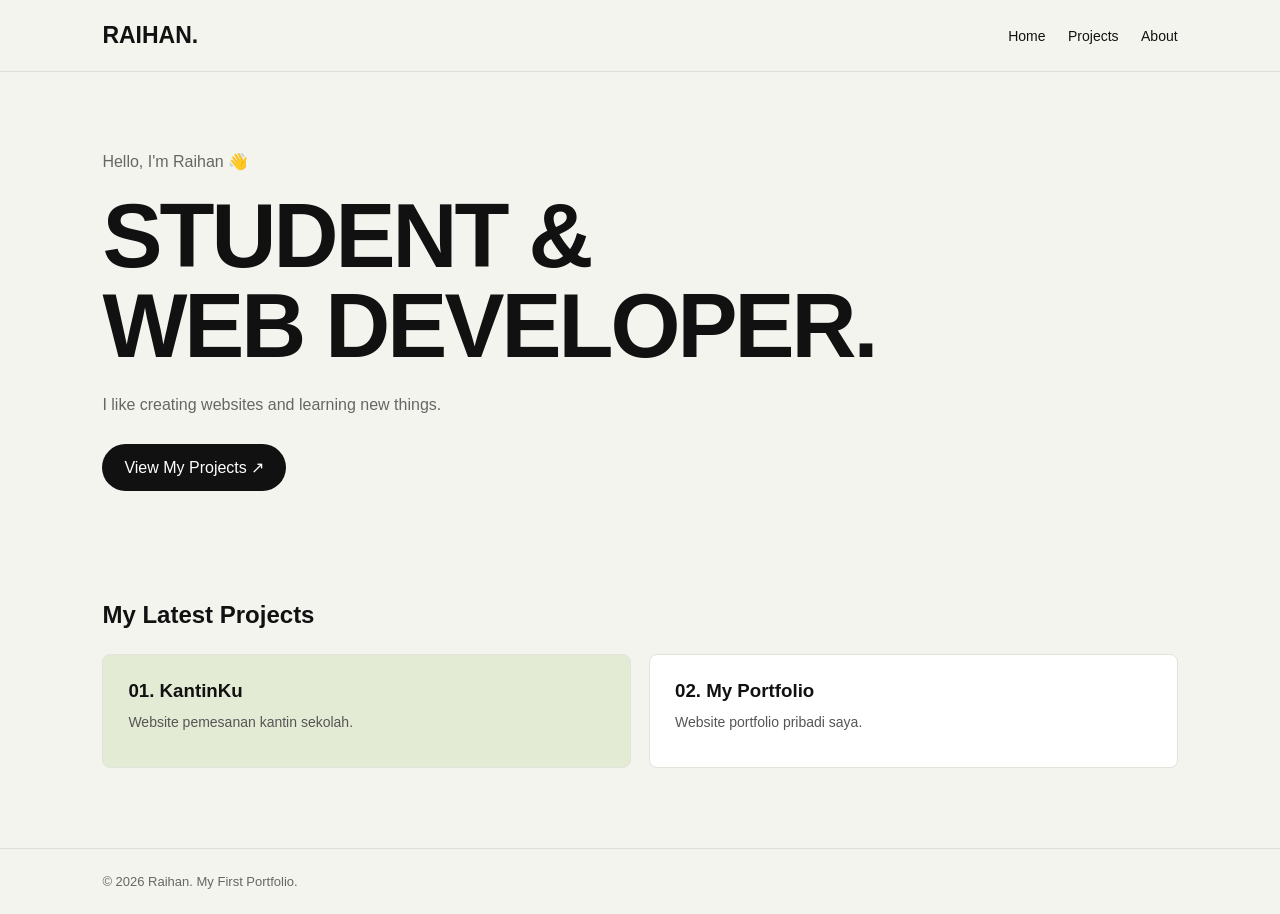
<file: index.html>
<!DOCTYPE html>
<html lang="id">
<head>
    <meta charset="UTF-8">
    <meta name="viewport" content="width=device-width, initial-scale=1.0">
    <title>My Portfolio</title>
    <link rel="stylesheet" href="style.css">
    <script src="script.js" defer></script>
</head>
<body>

    <nav>
        <h2>RAIHAN.</h2>
        <div>
            <a href="index.html">Home</a>
            <a href="projects.html">Projects</a>
            <a href="about.html">About</a>
        </div>
    </nav>

    <section class="hero">
        <p>Hello, I'm Raihan 👋</p>
        <h1>STUDENT &<br>WEB DEVELOPER.</h1>
        <p>I like creating websites and learning new things.</p>
        <a href="projects.html" class="button">View My Projects ↗</a>
    </section>

    <section class="projects">
        <h2>My Latest Projects</h2>

        <div class="project-list">
            <div class="card">
                <h3>01. KantinKu</h3>
                <p>Website pemesanan kantin sekolah.</p>
            </div>

            <div class="card">
                <h3>02. My Portfolio</h3>
                <p>Website portfolio pribadi saya.</p>
            </div>
        </div>
    </section>

    <footer>
        <p>© 2026 Raihan. My First Portfolio.</p>
    </footer>

</body>
</html>
</file>
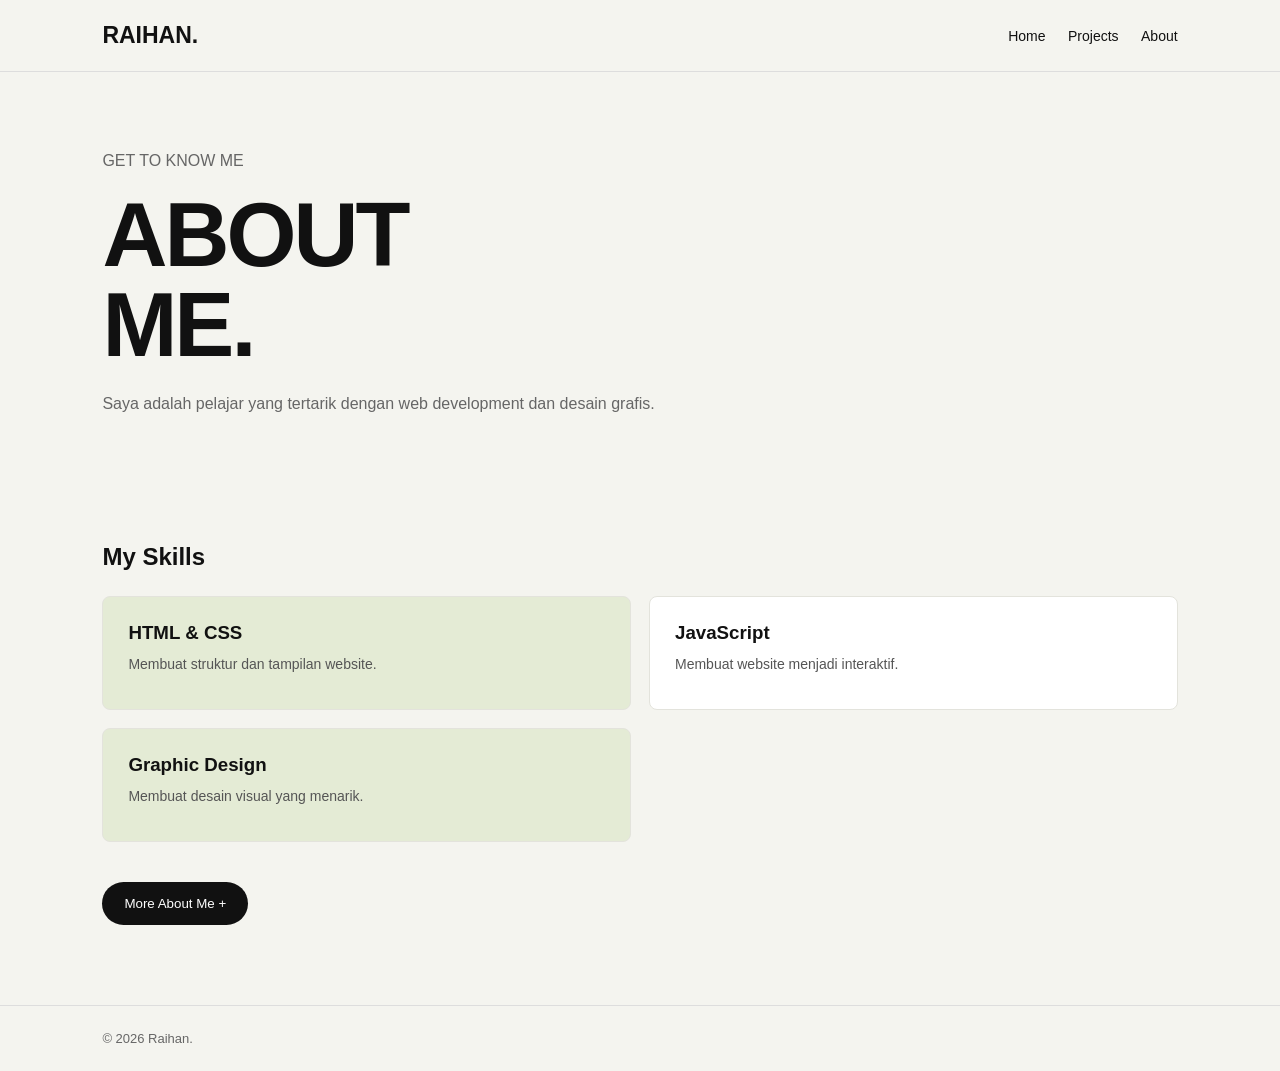
<file: about.html>
<!DOCTYPE html>
<html lang="id">
<head>
    <meta charset="UTF-8">
    <meta name="viewport" content="width=device-width, initial-scale=1.0">
    <title>About Me</title>
    <link rel="stylesheet" href="style.css">
    <script src="script.js" defer></script>
</head>
<body>

    <nav>
        <h2>RAIHAN.</h2>
        <div>
            <a href="index.html">Home</a>
            <a href="projects.html">Projects</a>
            <a href="about.html">About</a>
        </div>
    </nav>

    <section class="hero">
        <p>GET TO KNOW ME</p>
        <h1>ABOUT<br>ME.</h1>
        <p>
            Saya adalah pelajar yang tertarik dengan web development
            dan desain grafis.
        </p>
    </section>

    <section class="projects">
        <h2>My Skills</h2>

        <div class="project-list">
            <div class="card">
                <h3>HTML & CSS</h3>
                <p>Membuat struktur dan tampilan website.</p>
            </div>

            <div class="card">
                <h3>JavaScript</h3>
                <p>Membuat website menjadi interaktif.</p>
            </div>

            <div class="card">
                <h3>Graphic Design</h3>
                <p>Membuat desain visual yang menarik.</p>
            </div>
        </div>

        <div class="more-section">
            <button id="moreBtn" class="button">More About Me +</button>
            <p id="moreText" hidden>
                Saya terus belajar coding dan mencoba membuat
                project baru untuk meningkatkan kemampuan saya.
            </p>
        </div>
    </section>

    <footer>
        <p>© 2026 Raihan.</p>
    </footer>

</body>
</html>
</file>
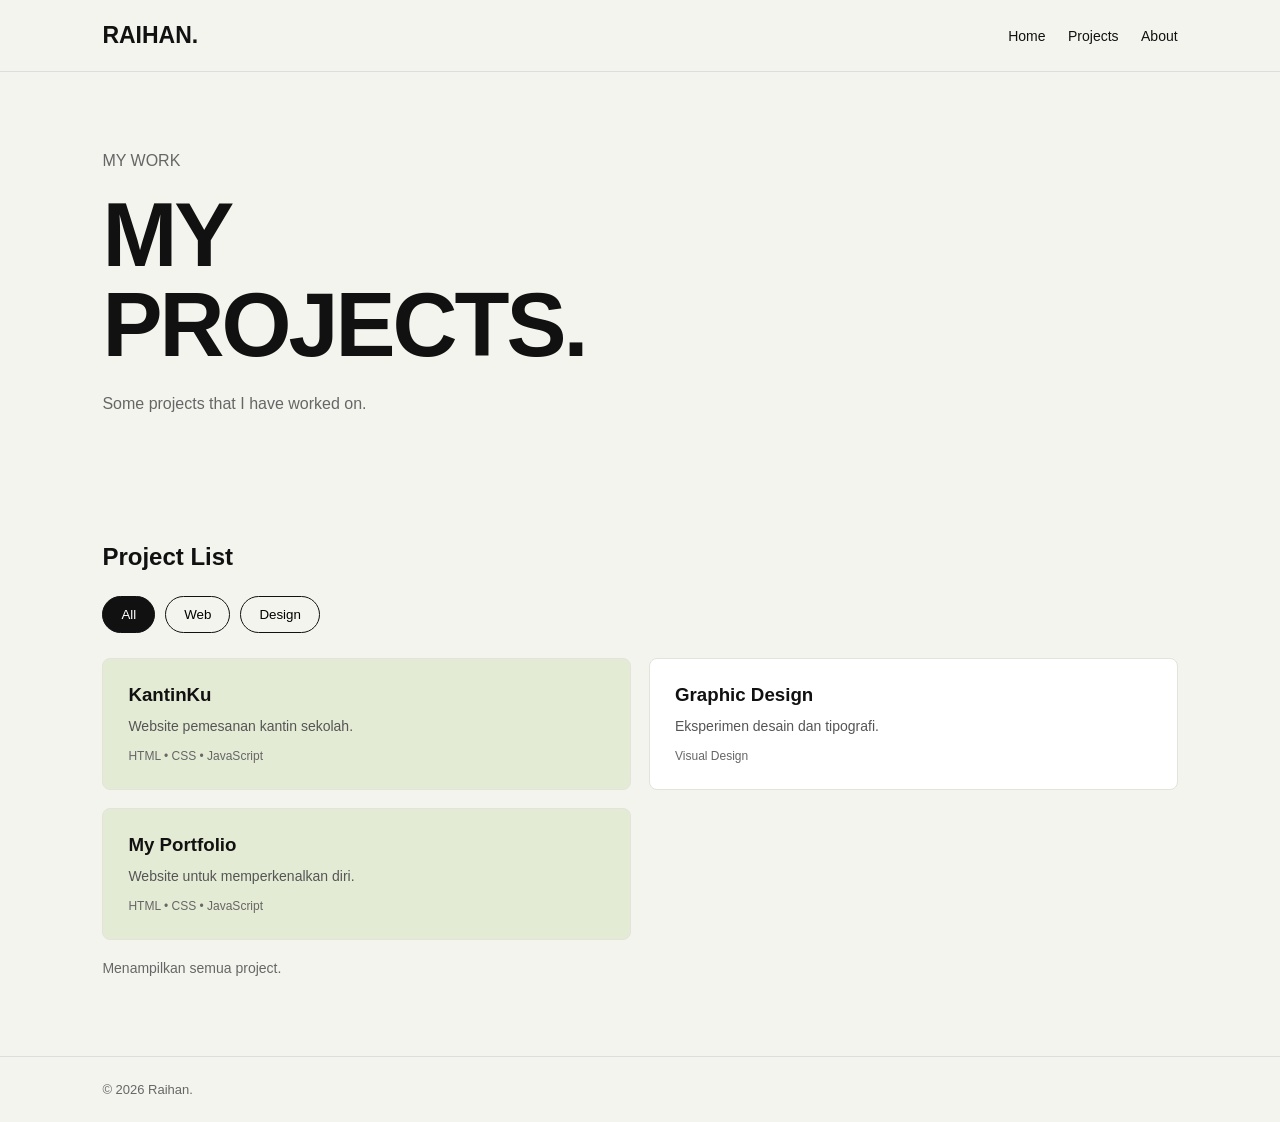
<file: projects.html>
<!DOCTYPE html>
<html lang="id">
<head>
    <meta charset="UTF-8">
    <meta name="viewport" content="width=device-width, initial-scale=1.0">
    <title>My Projects</title>
    <link rel="stylesheet" href="style.css">
    <script src="script.js" defer></script>
</head>
<body>

    <nav>
        <h2>RAIHAN.</h2>
        <div>
            <a href="index.html">Home</a>
            <a href="projects.html">Projects</a>
            <a href="about.html">About</a>
        </div>
    </nav>

    <section class="hero">
        <p>MY WORK</p>
        <h1>MY<br>PROJECTS.</h1>
        <p>Some projects that I have worked on.</p>
    </section>

    <section class="projects">
        <h2>Project List</h2>

        <div class="filters">
            <button class="filter-btn active" data-filter="all">All</button>
            <button class="filter-btn" data-filter="web">Web</button>
            <button class="filter-btn" data-filter="design">Design</button>
        </div>

        <div class="project-list">
            <div class="card project-item" data-category="web">
                <h3>KantinKu</h3>
                <p>Website pemesanan kantin sekolah.</p>
                <span>HTML • CSS • JavaScript</span>
            </div>

            <div class="card project-item" data-category="design">
                <h3>Graphic Design</h3>
                <p>Eksperimen desain dan tipografi.</p>
                <span>Visual Design</span>
            </div>

            <div class="card project-item" data-category="web">
                <h3>My Portfolio</h3>
                <p>Website untuk memperkenalkan diri.</p>
                <span>HTML • CSS • JavaScript</span>
            </div>
        </div>

        <p id="message">Menampilkan semua project.</p>
    </section>

    <footer>
        <p>© 2026 Raihan.</p>
    </footer>

</body>
</html>
</file>
<file: style.css>
* {
    margin: 0;
    padding: 0;
    box-sizing: border-box;
}

body {
    background: #f4f4ef;
    color: #111;
    font-family: Arial, sans-serif;
}

nav {
    display: flex;
    justify-content: space-between;
    align-items: center;
    padding: 22px 8%;
    border-bottom: 1px solid #ddd;
}

nav h2 {
    font-size: 23px;
}

nav a {
    text-decoration: none;
    color: #111;
    margin-left: 18px;
    font-size: 14px;
}

nav a:hover {
    color: #718c36;
}

.hero {
    padding: 80px 8%;
}

.hero p {
    margin-bottom: 20px;
    color: #666;
}

.hero h1 {
    font-size: clamp(45px, 8vw, 90px);
    line-height: 1;
    margin-bottom: 25px;
    letter-spacing: -3px;
}

.button {
    display: inline-block;
    background: #111;
    color: white;
    border: none;
    border-radius: 30px;
    padding: 14px 22px;
    text-decoration: none;
    margin-top: 10px;
    cursor: pointer;
}

.button:hover {
    background: #718c36;
}

.projects {
    padding: 30px 8% 80px;
}

.projects h2 {
    margin-bottom: 25px;
}

.project-list {
    display: grid;
    grid-template-columns: repeat(2, 1fr);
    gap: 18px;
}

.card {
    background: white;
    padding: 25px;
    border: 1px solid #e3e3dc;
    border-radius: 8px;
}

.card:nth-child(odd) {
    background: #e4ebd5;
}

.card h3 {
    margin-bottom: 12px;
}

.card p {
    font-size: 14px;
    color: #555;
    margin-bottom: 12px;
}

.card span {
    font-size: 12px;
    color: #666;
}

.filters {
    display: flex;
    gap: 10px;
    margin-bottom: 25px;
}

.filter-btn {
    padding: 10px 18px;
    border: 1px solid #111;
    border-radius: 25px;
    background: transparent;
    cursor: pointer;
}

.filter-btn.active,
.filter-btn:hover {
    background: #111;
    color: white;
}

.project-item[hidden] {
    display: none;
}

#message {
    margin-top: 20px;
    font-size: 14px;
    color: #666;
}

.more-section {
    margin-top: 30px;
}

#moreText {
    margin-top: 18px;
    line-height: 1.7;
    max-width: 500px;
}

footer {
    padding: 25px 8%;
    border-top: 1px solid #ddd;
    font-size: 13px;
    color: #666;
}

@media (max-width: 600px) {
    nav {
        padding: 18px 5%;
        flex-wrap: wrap;
        gap: 15px;
    }

    nav a {
        margin-left: 8px;
        font-size: 12px;
    }

    .hero {
        padding: 60px 5%;
    }

    .hero h1 {
        letter-spacing: -2px;
    }

    .projects {
        padding: 25px 5% 60px;
    }

    .project-list {
        grid-template-columns: 1fr;
    }
}
</file>
